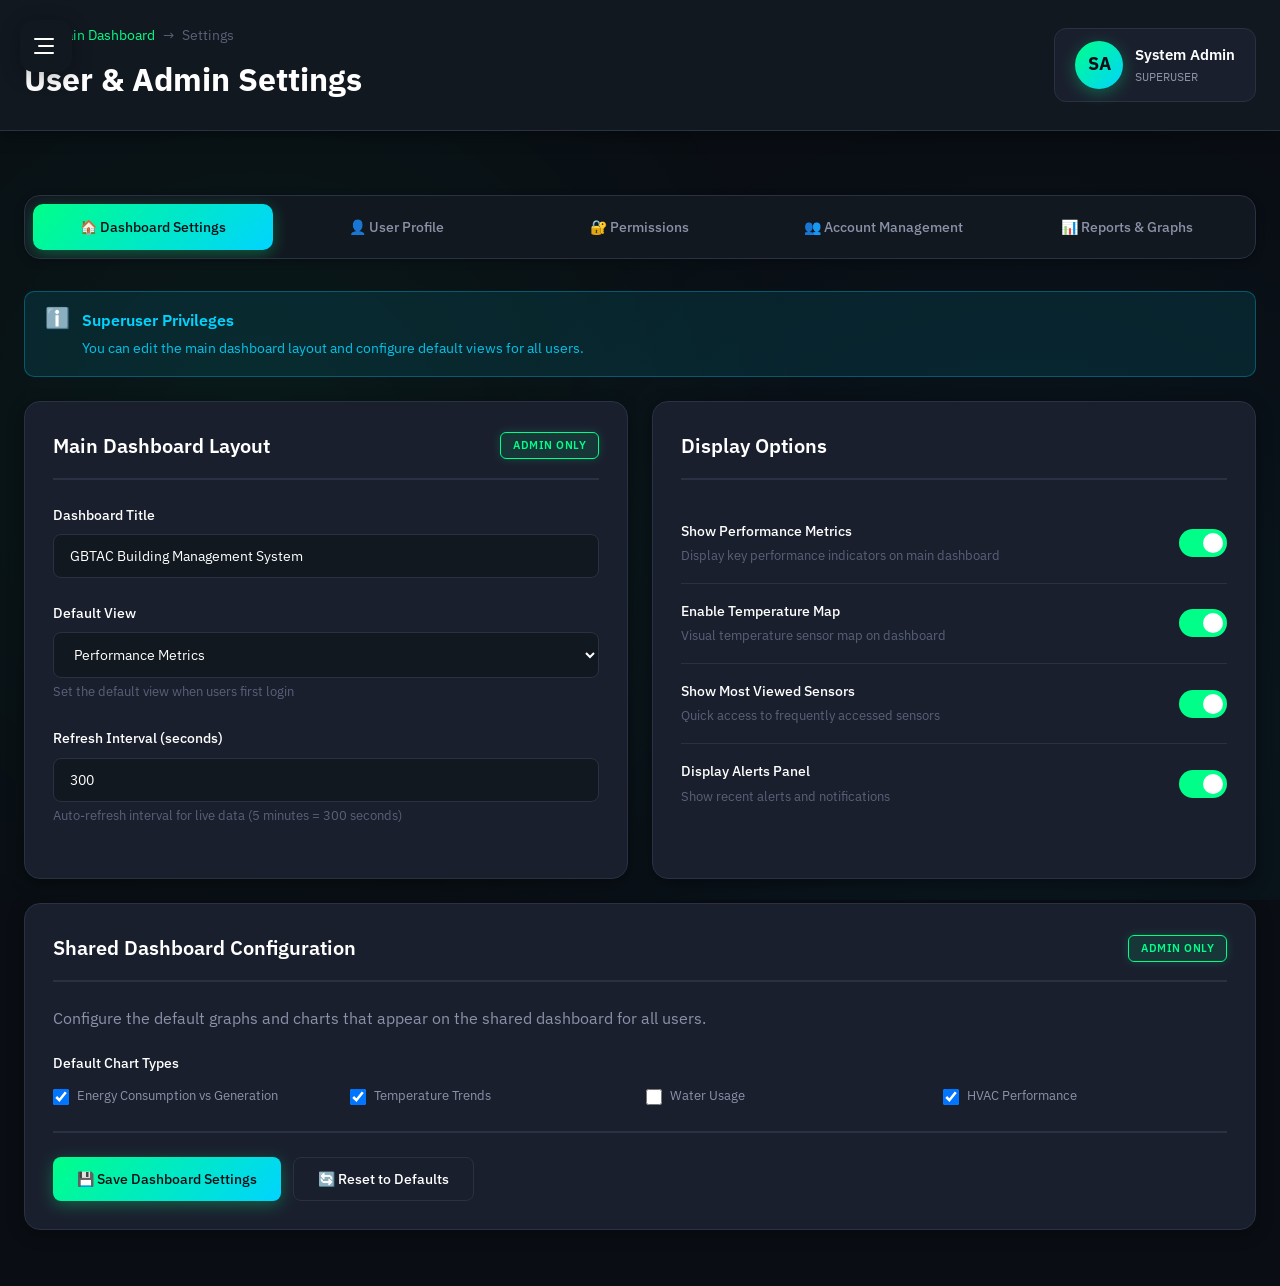
<file: WebApp/templates/superuser.html>
<!DOCTYPE html>
<html lang="en">
<head>
    <meta charset="UTF-8">
    <meta name="viewport" content="width=device-width, initial-scale=1.0">
    <title>User & Admin Settings - GBTAC BMS</title>
    <link href="https://fonts.googleapis.com/css2?family=IBM+Plex+Sans:wght@300;400;500;600;700&family=IBM+Plex+Mono:wght@400;500;600&display=swap" rel="stylesheet">
    <style>
        * {
            margin: 0;
            padding: 0;
            box-sizing: border-box;
        }

        :root {
            --bg-primary: #0a0e14;
            --bg-secondary: #121820;
            --bg-tertiary: #1a1f2e;
            --bg-card: #1a1f2e;
            --accent-primary: #00ff88;
            --accent-secondary: #00d4ff;
            --accent-success: #00ff88;
            --accent-warning: #ffaa00;
            --accent-danger: #ff3366;
            --text-primary: #ffffff;
            --text-secondary: #8b92a8;
            --text-muted: #5a6178;
            --border-light: #2a3142;
            --border-medium: #3a4252;
            --shadow-sm: 0 2px 8px rgba(0, 0, 0, 0.3);
            --shadow-md: 0 4px 16px rgba(0, 0, 0, 0.4);
            --shadow-lg: 0 8px 32px rgba(0, 0, 0, 0.5);
            --glow: rgba(0, 255, 136, 0.15);
        }

        body {
            font-family: 'IBM Plex Sans', sans-serif;
            background: var(--bg-primary);
            color: var(--text-primary);
            line-height: 1.6;
            position: relative;
        }

        /* Animated background */
        body::before {
            content: '';
            position: fixed;
            top: 0;
            left: 0;
            width: 100%;
            height: 100%;
            background: 
                radial-gradient(circle at 20% 50%, rgba(0, 255, 136, 0.05) 0%, transparent 50%),
                radial-gradient(circle at 80% 80%, rgba(0, 212, 255, 0.05) 0%, transparent 50%);
            pointer-events: none;
            z-index: 0;
        }

        .container {
            max-width: 1400px;
            margin: 0 auto;
            padding: 32px 24px;
            position: relative;
            z-index: 1;
        }

        /* Header */
        .page-header {
            background: var(--bg-secondary);
            border-bottom: 1px solid var(--border-light);
            padding: 24px 0;
            margin-bottom: 32px;
            box-shadow: var(--shadow-md);
            position: relative;
            z-index: 2;
            overflow: hidden;
        }

        .page-header::before {
            content: '';
            position: absolute;
            top: 0;
            left: -100%;
            width: 100%;
            height: 2px;
            background: linear-gradient(90deg, transparent, var(--accent-primary), transparent);
            animation: scan 3s linear infinite;
        }

        @keyframes scan {
            0% { left: -100%; }
            100% { left: 100%; }
        }

        .header-content {
            max-width: 1400px;
            margin: 0 auto;
            padding: 0 24px;
            display: flex;
            justify-content: space-between;
            align-items: center;
        }

        .breadcrumb {
            display: flex;
            align-items: center;
            gap: 8px;
            font-size: 14px;
            color: var(--text-muted);
            margin-bottom: 8px;
        }

        .breadcrumb a {
            color: var(--accent-primary);
            text-decoration: none;
        }

        .breadcrumb a:hover {
            text-decoration: underline;
        }

        .page-title {
            font-size: 32px;
            font-weight: 700;
            color: var(--text-primary);
        }

        .user-badge {
            display: flex;
            align-items: center;
            gap: 12px;
            padding: 12px 20px;
            background: var(--bg-tertiary);
            border-radius: 12px;
            border: 1px solid var(--border-light);
        }

        .user-avatar {
            width: 48px;
            height: 48px;
            border-radius: 50%;
            background: linear-gradient(135deg, var(--accent-primary), var(--accent-secondary));
            display: flex;
            align-items: center;
            justify-content: center;
            color: var(--bg-primary);
            font-weight: 700;
            font-size: 18px;
            box-shadow: 0 4px 16px rgba(0, 255, 136, 0.3);
        }

        .user-info h3 {
            font-size: 15px;
            font-weight: 600;
            color: var(--text-primary);
        }

        .user-role {
            font-size: 12px;
            color: var(--text-secondary);
            font-family: 'IBM Plex Mono', monospace;
        }

        /* Navigation Tabs */
        .settings-nav {
            background: var(--bg-secondary);
            border-radius: 16px;
            padding: 8px;
            margin-bottom: 32px;
            box-shadow: var(--shadow-sm);
            border: 1px solid var(--border-light);
            display: flex;
            gap: 4px;
            overflow-x: auto;
        }

        .nav-tab {
            flex: 1;
            min-width: 150px;
            padding: 14px 20px;
            background: transparent;
            border: none;
            border-radius: 10px;
            font-family: 'IBM Plex Sans', sans-serif;
            font-size: 14px;
            font-weight: 500;
            color: var(--text-secondary);
            cursor: pointer;
            transition: all 0.2s ease;
            white-space: nowrap;
        }

        .nav-tab:hover {
            background: var(--bg-tertiary);
            color: var(--text-primary);
        }

        .nav-tab.active {
            background: linear-gradient(135deg, var(--accent-primary), var(--accent-secondary));
            color: var(--bg-primary);
            box-shadow: 0 4px 16px rgba(0, 255, 136, 0.3);
        }

        /* Main Content Grid */
        .settings-grid {
            display: grid;
            grid-template-columns: 1fr 1fr;
            gap: 24px;
            margin-bottom: 24px;
        }

        .settings-section {
            background: var(--bg-card);
            border-radius: 16px;
            padding: 28px;
            box-shadow: var(--shadow-md);
            border: 1px solid var(--border-light);
            transition: all 0.3s ease;
        }

        .settings-section:hover {
            border-color: var(--accent-primary);
            box-shadow: 0 8px 32px rgba(0, 255, 136, 0.1);
        }

        .settings-section.full-width {
            grid-column: 1 / -1;
        }

        .section-header {
            display: flex;
            justify-content: space-between;
            align-items: center;
            margin-bottom: 24px;
            padding-bottom: 16px;
            border-bottom: 2px solid var(--border-light);
        }

        .section-title {
            font-size: 20px;
            font-weight: 600;
            color: var(--text-primary);
        }

        .section-badge {
            padding: 4px 12px;
            background: var(--bg-tertiary);
            border-radius: 6px;
            font-size: 11px;
            font-weight: 600;
            text-transform: uppercase;
            letter-spacing: 0.5px;
            color: var(--text-secondary);
            border: 1px solid var(--border-light);
        }

        .section-badge.admin {
            background: rgba(0, 255, 136, 0.1);
            color: var(--accent-primary);
            border-color: var(--accent-primary);
            box-shadow: 0 0 8px rgba(0, 255, 136, 0.2);
        }

        /* Form Elements */
        .form-group {
            margin-bottom: 24px;
        }

        .form-label {
            display: block;
            font-size: 14px;
            font-weight: 500;
            color: var(--text-primary);
            margin-bottom: 8px;
        }

        .form-description {
            font-size: 13px;
            color: var(--text-muted);
            margin-top: 4px;
        }

        .form-input,
        .form-select,
        .form-textarea {
            width: 100%;
            padding: 12px 16px;
            border: 1px solid var(--border-light);
            border-radius: 8px;
            font-family: 'IBM Plex Sans', sans-serif;
            font-size: 14px;
            color: var(--text-primary);
            background: var(--bg-secondary);
            transition: all 0.2s ease;
        }

        .form-input:focus,
        .form-select:focus,
        .form-textarea:focus {
            outline: none;
            border-color: var(--accent-primary);
            box-shadow: 0 0 0 4px var(--glow);
        }

        .form-textarea {
            min-height: 100px;
            resize: vertical;
        }

        /* Toggle Switch */
        .toggle-group {
            display: flex;
            justify-content: space-between;
            align-items: center;
            padding: 16px 0;
            border-bottom: 1px solid var(--border-light);
        }

        .toggle-group:last-child {
            border-bottom: none;
        }

        .toggle-label {
            flex: 1;
        }

        .toggle-title {
            font-size: 14px;
            font-weight: 500;
            color: var(--text-primary);
            margin-bottom: 4px;
        }

        .toggle-description {
            font-size: 13px;
            color: var(--text-muted);
        }

        .toggle-switch {
            position: relative;
            width: 48px;
            height: 28px;
        }

        .toggle-switch input {
            opacity: 0;
            width: 0;
            height: 0;
        }

        .toggle-slider {
            position: absolute;
            cursor: pointer;
            top: 0;
            left: 0;
            right: 0;
            bottom: 0;
            background-color: var(--border-medium);
            transition: 0.3s;
            border-radius: 28px;
        }

        .toggle-slider:before {
            position: absolute;
            content: "";
            height: 20px;
            width: 20px;
            left: 4px;
            bottom: 4px;
            background-color: white;
            transition: 0.3s;
            border-radius: 50%;
        }

        input:checked + .toggle-slider {
            background-color: var(--accent-success);
        }

        input:checked + .toggle-slider:before {
            transform: translateX(20px);
        }

        /* Buttons */
        .btn {
            padding: 12px 24px;
            border: none;
            border-radius: 8px;
            font-family: 'IBM Plex Sans', sans-serif;
            font-size: 14px;
            font-weight: 500;
            cursor: pointer;
            transition: all 0.2s ease;
            display: inline-flex;
            align-items: center;
            gap: 8px;
        }

        .btn-primary {
            background: linear-gradient(135deg, var(--accent-primary), var(--accent-secondary));
            color: var(--bg-primary);
            box-shadow: 0 4px 16px rgba(0, 255, 136, 0.3);
        }

        .btn-primary:hover {
            transform: translateY(-2px);
            box-shadow: 0 6px 24px rgba(0, 255, 136, 0.4);
        }

        .btn-secondary {
            background: var(--bg-tertiary);
            color: var(--text-primary);
            border: 1px solid var(--border-light);
        }

        .btn-secondary:hover {
            background: var(--border-light);
        }

        .btn-danger {
            background: var(--accent-danger);
            color: white;
        }

        .btn-danger:hover {
            background: #b91c1c;
        }

        .btn-group {
            display: flex;
            gap: 12px;
            margin-top: 24px;
            padding-top: 24px;
            border-top: 2px solid var(--border-light);
        }

        /* User Table */
        .user-table {
            width: 100%;
            border-collapse: collapse;
            margin-top: 20px;
        }

        .user-table th {
            text-align: left;
            padding: 12px 16px;
            background: var(--bg-tertiary);
            font-size: 13px;
            font-weight: 600;
            text-transform: uppercase;
            letter-spacing: 0.5px;
            color: var(--text-secondary);
            border-bottom: 2px solid var(--border-light);
        }

        .user-table td {
            padding: 16px;
            border-bottom: 1px solid var(--border-light);
            font-size: 14px;
        }

        .user-table tr:hover {
            background: var(--bg-secondary);
        }

        .role-badge {
            padding: 4px 10px;
            border-radius: 6px;
            font-size: 12px;
            font-weight: 500;
            display: inline-block;
        }

        .role-badge.superuser {
            background: rgba(0, 255, 136, 0.1);
            color: var(--accent-primary);
            border: 1px solid var(--accent-primary);
        }

        .role-badge.standard {
            background: rgba(0, 212, 255, 0.1);
            color: var(--accent-secondary);
            border: 1px solid var(--accent-secondary);
        }

        .action-btn {
            padding: 6px 12px;
            border: 1px solid var(--border-light);
            border-radius: 6px;
            background: var(--bg-tertiary);
            color: var(--text-secondary);
            font-size: 12px;
            cursor: pointer;
            transition: all 0.2s ease;
        }

        .action-btn:hover {
            border-color: var(--accent-primary);
            color: var(--accent-primary);
            background: rgba(0, 255, 136, 0.05);
        }

        /* Permission Grid */
        .permission-grid {
            display: grid;
            grid-template-columns: repeat(auto-fill, minmax(250px, 1fr));
            gap: 16px;
            margin-top: 20px;
        }

        .permission-card {
            padding: 16px;
            background: var(--bg-secondary);
            border-radius: 10px;
            border: 1px solid var(--border-light);
            transition: all 0.3s ease;
        }

        .permission-card:hover {
            border-color: var(--accent-primary);
            box-shadow: 0 4px 16px rgba(0, 255, 136, 0.1);
        }

        .permission-header {
            display: flex;
            align-items: center;
            gap: 12px;
            margin-bottom: 12px;
        }

        .permission-icon {
            width: 36px;
            height: 36px;
            border-radius: 8px;
            display: flex;
            align-items: center;
            justify-content: center;
            font-size: 18px;
            background: var(--bg-tertiary);
            border: 1px solid var(--border-light);
        }

        .permission-title {
            font-size: 14px;
            font-weight: 600;
            color: var(--text-primary);
        }

        .permission-options {
            display: flex;
            flex-direction: column;
            gap: 8px;
        }

        .checkbox-label {
            display: flex;
            align-items: center;
            gap: 8px;
            font-size: 13px;
            color: var(--text-secondary);
            cursor: pointer;
        }

        .checkbox-label input[type="checkbox"] {
            width: 16px;
            height: 16px;
            cursor: pointer;
        }

        /* Graph Preview */
        .graph-preview {
            background: var(--bg-tertiary);
            border-radius: 10px;
            padding: 20px;
            min-height: 200px;
            display: flex;
            align-items: center;
            justify-content: center;
            border: 2px dashed var(--border-medium);
            margin-top: 16px;
        }

        .graph-placeholder {
            text-align: center;
            color: var(--text-muted);
        }

        .graph-placeholder-icon {
            font-size: 48px;
            margin-bottom: 12px;
            opacity: 0.3;
        }

        /* Alert Banner */
        .alert {
            padding: 16px 20px;
            border-radius: 10px;
            margin-bottom: 24px;
            display: flex;
            align-items: flex-start;
            gap: 12px;
        }

        .alert-info {
            background: rgba(0, 212, 255, 0.1);
            border: 1px solid rgba(0, 212, 255, 0.3);
            color: var(--accent-secondary);
        }

        .alert-warning {
            background: rgba(255, 170, 0, 0.1);
            border: 1px solid rgba(255, 170, 0, 0.3);
            color: var(--accent-warning);
        }

        .alert-icon {
            font-size: 20px;
            line-height: 1;
        }

        .alert-content {
            flex: 1;
        }

        .alert-title {
            font-weight: 600;
            margin-bottom: 4px;
        }

        .alert-message {
            font-size: 14px;
            opacity: 0.9;
        }

        /* Responsive */
        @media (max-width: 1024px) {
            .settings-grid {
                grid-template-columns: 1fr;
            }
        }

        @media (max-width: 768px) {
            .header-content {
                flex-direction: column;
                gap: 16px;
                align-items: flex-start;
            }

            .settings-nav {
                flex-wrap: nowrap;
                overflow-x: auto;
            }

            .permission-grid {
                grid-template-columns: 1fr;
            }
        }

        /* Pulsing animation for status */
        @keyframes pulse {
            0%, 100% { 
                opacity: 1; 
                transform: scale(1);
                box-shadow: 0 0 0 0 currentColor;
            }
            50% { 
                opacity: 0.8; 
                transform: scale(0.95);
                box-shadow: 0 0 8px 2px currentColor;
            }
        }

        .status-pulse {
            animation: pulse 2s ease-in-out infinite;
        }

        /* Tab Content */
        .tab-content {
            display: none;
        }

        .tab-content.active {
            display: block;
        }

        /* Add New Button */
        .add-btn {
            padding: 10px 20px;
            background: var(--accent-success);
            color: var(--bg-primary);
            border: none;
            border-radius: 8px;
            font-size: 14px;
            font-weight: 500;
            cursor: pointer;
            display: inline-flex;
            align-items: center;
            gap: 8px;
            transition: all 0.2s ease;
            box-shadow: 0 4px 16px rgba(0, 255, 136, 0.3);
        }

        .add-btn:hover {
            transform: translateY(-2px);
            box-shadow: 0 6px 24px rgba(0, 255, 136, 0.4);
        }
                /* Floating menu icon - top-left, stays on scroll */
        .nav-dropdown-wrap {
            position: fixed;
            top: 20px;
            left: 20px;
            z-index: 1000;
        }

        .nav-dropdown-trigger {
            display: flex;
            align-items: center;
            justify-content: center;
            width: 52px;
            height: 52px;
            background: var(--bg-secondary);
            border: 1px solid var(--border);
            border-radius: 14px;
            color: var(--text-primary);
            cursor: pointer;
            transition: all 0.2s ease;
            box-shadow: 0 4px 20px rgba(0, 0, 0, 0.3);
        }

        .nav-dropdown-trigger:hover {
            border-color: var(--accent-primary);
            box-shadow: 0 0 24px var(--glow);
        }

        .nav-dropdown-trigger .menu-icon {
            width: 24px;
            height: 24px;
            display: flex;
            flex-direction: column;
            justify-content: center;
            gap: 5px;
        }

        .nav-dropdown-trigger .menu-icon span {
            display: block;
            height: 2px;
            background: currentColor;
            border-radius: 1px;
            transition: transform 0.2s ease, opacity 0.2s ease;
        }

        .nav-dropdown-trigger .menu-icon span:nth-child(1) { width: 20px; }
        .nav-dropdown-trigger .menu-icon span:nth-child(2) { width: 16px; margin-left: 4px; }
        .nav-dropdown-trigger .menu-icon span:nth-child(3) { width: 20px; }

        .nav-dropdown-wrap.open .nav-dropdown-trigger .menu-icon span:nth-child(1) {
            transform: translateY(7px) rotate(45deg);
        }
        .nav-dropdown-wrap.open .nav-dropdown-trigger .menu-icon span:nth-child(2) {
            opacity: 0;
        }
        .nav-dropdown-wrap.open .nav-dropdown-trigger .menu-icon span:nth-child(3) {
            transform: translateY(-7px) rotate(-45deg);
        }

        .nav-dropdown-panel {
            position: absolute;
            top: calc(100% + 8px);
            left: 0;
            min-width: 220px;
            background: #121820;
            border: 1px solid var(--border);
            border-radius: 12px;
            box-shadow: 0 12px 40px rgba(0, 0, 0, 0.4);
            opacity: 0;
            visibility: hidden;
            transform: translateY(-8px);
            transition: opacity 0.2s ease, transform 0.2s ease, visibility 0.2s;
            z-index: 100;
            overflow: hidden;
        }

        .nav-dropdown-wrap.open .nav-dropdown-panel {
            opacity: 1;
            visibility: visible;
            transform: translateY(0);
        }

        .nav-dropdown-panel a {
            display: block;
            padding: 14px 18px;
            color: var(--text-secondary);
            text-decoration: none;
            font-size: 14px;
            font-weight: 500;
            border-bottom: 1px solid var(--border);
            transition: background 0.15s ease, color 0.15s ease;
        }

        .nav-dropdown-panel a:last-child {
            border-bottom: none;
        }

        .nav-dropdown-panel a:hover {
            background: var(--bg-card);
            color: var(--accent-primary);
        }

        .nav-dropdown-panel a.active {
            color: var(--accent-primary);
            background: rgba(0, 255, 136, 0.08);
        }

    </style>
</head>
<body>
    <!-- Floating menu (fixed top-left, shared navigation) -->
    <div class="nav-dropdown-wrap" id="navDropdownWrap">
        <button type="button" class="nav-dropdown-trigger" id="navDropdownTrigger" aria-expanded="false" aria-haspopup="true" aria-label="Open menu">
            <div class="menu-icon">
                <span></span><span></span><span></span>
            </div>
        </button>
        <div class="nav-dropdown-panel" id="navDropdownPanel" role="menu">
            <a href="/csv_dashboard" role="menuitem">BMS Main Dashboard</a>
            <a href="/home" role="menuitem" class="active">BMS Live Dashboard</a>
            <a href="/admin" role="menuitem">Add Sensor</a>
            <a href="/sensor_browser" role="menuitem">Sensor Browser</a>
            <a href="/historical_data" role="menuitem">Historical Data</a>
            <a href="/about" role="menuitem">About</a>
            <a href="/logout" role="menuitem">Logout</a>
        </div>
    </div>
    <!-- Page Header -->
    <div class="page-header">

        <div class="header-content">
            
            <div>
                <div class="breadcrumb">
                    <a href="/bms_dashboard_with_csv">BMS Main Dashboard</a>
                    <span>→</span>
                    <span>Settings</span>
                </div>
                <h1 class="page-title">User & Admin Settings</h1>
            </div>
            <div class="user-badge">
                <div class="user-avatar">SA</div>
                <div class="user-info">
                    <h3>System Admin</h3>
                    <div class="user-role">SUPERUSER</div>
                </div>
            </div>
        </div>
    </div>

    <div class="container">

        <!-- Navigation Tabs -->
        <div class="settings-nav">
            <button class="nav-tab active" onclick="switchTab('dashboard')">
                🏠 Dashboard Settings
            </button>
            <button class="nav-tab" onclick="switchTab('user')">
                👤 User Profile
            </button>
            <button class="nav-tab" onclick="switchTab('permissions')">
                🔐 Permissions
            </button>
            <button class="nav-tab" onclick="switchTab('accounts')">
                👥 Account Management
            </button>
            <button class="nav-tab" onclick="switchTab('reports')">
                📊 Reports & Graphs
            </button>
        </div>

        <!-- Dashboard Settings Tab -->
        <div id="dashboard-tab" class="tab-content active">
            <div class="alert alert-info">
                <span class="alert-icon">ℹ️</span>
                <div class="alert-content">
                    <div class="alert-title">Superuser Privileges</div>
                    <div class="alert-message">You can edit the main dashboard layout and configure default views for all users.</div>
                </div>
            </div>

            <div class="settings-grid">
                <div class="settings-section">
                    <div class="section-header">
                        <h2 class="section-title">Main Dashboard Layout</h2>
                        <span class="section-badge admin">Admin Only</span>
                    </div>

                    <div class="form-group">
                        <label class="form-label">Dashboard Title</label>
                        <input type="text" class="form-input" value="GBTAC Building Management System" placeholder="Enter dashboard title">
                    </div>

                    <div class="form-group">
                        <label class="form-label">Default View</label>
                        <select class="form-select">
                            <option>Performance Metrics</option>
                            <option>Energy Overview</option>
                            <option>Temperature Map</option>
                            <option>Sensor Browser</option>
                        </select>
                        <p class="form-description">Set the default view when users first login</p>
                    </div>

                    <div class="form-group">
                        <label class="form-label">Refresh Interval (seconds)</label>
                        <input type="number" class="form-input" value="300" min="10" max="3600">
                        <p class="form-description">Auto-refresh interval for live data (5 minutes = 300 seconds)</p>
                    </div>
                </div>

                <div class="settings-section">
                    <div class="section-header">
                        <h2 class="section-title">Display Options</h2>
                    </div>

                    <div class="toggle-group">
                        <div class="toggle-label">
                            <div class="toggle-title">Show Performance Metrics</div>
                            <div class="toggle-description">Display key performance indicators on main dashboard</div>
                        </div>
                        <label class="toggle-switch">
                            <input type="checkbox" checked>
                            <span class="toggle-slider"></span>
                        </label>
                    </div>

                    <div class="toggle-group">
                        <div class="toggle-label">
                            <div class="toggle-title">Enable Temperature Map</div>
                            <div class="toggle-description">Visual temperature sensor map on dashboard</div>
                        </div>
                        <label class="toggle-switch">
                            <input type="checkbox" checked>
                            <span class="toggle-slider"></span>
                        </label>
                    </div>

                    <div class="toggle-group">
                        <div class="toggle-label">
                            <div class="toggle-title">Show Most Viewed Sensors</div>
                            <div class="toggle-description">Quick access to frequently accessed sensors</div>
                        </div>
                        <label class="toggle-switch">
                            <input type="checkbox" checked>
                            <span class="toggle-slider"></span>
                        </label>
                    </div>

                    <div class="toggle-group">
                        <div class="toggle-label">
                            <div class="toggle-title">Display Alerts Panel</div>
                            <div class="toggle-description">Show recent alerts and notifications</div>
                        </div>
                        <label class="toggle-switch">
                            <input type="checkbox" checked>
                            <span class="toggle-slider"></span>
                        </label>
                    </div>
                </div>

                <div class="settings-section full-width">
                    <div class="section-header">
                        <h2 class="section-title">Shared Dashboard Configuration</h2>
                        <span class="section-badge admin">Admin Only</span>
                    </div>

                    <p style="color: var(--text-secondary); margin-bottom: 20px;">
                        Configure the default graphs and charts that appear on the shared dashboard for all users.
                    </p>

                    <div class="form-group">
                        <label class="form-label">Default Chart Types</label>
                        <div style="display: grid; grid-template-columns: repeat(auto-fit, minmax(200px, 1fr)); gap: 12px; margin-top: 12px;">
                            <label class="checkbox-label">
                                <input type="checkbox" checked>
                                Energy Consumption vs Generation
                            </label>
                            <label class="checkbox-label">
                                <input type="checkbox" checked>
                                Temperature Trends
                            </label>
                            <label class="checkbox-label">
                                <input type="checkbox">
                                Water Usage
                            </label>
                            <label class="checkbox-label">
                                <input type="checkbox" checked>
                                HVAC Performance
                            </label>
                        </div>
                    </div>

                    <div class="btn-group">
                        <button class="btn btn-primary">💾 Save Dashboard Settings</button>
                        <button class="btn btn-secondary">🔄 Reset to Defaults</button>
                    </div>
                </div>
            </div>
        </div>

        <!-- User Profile Tab -->
        <div id="user-tab" class="tab-content">
            <div class="settings-grid">
                <div class="settings-section">
                    <div class="section-header">
                        <h2 class="section-title">Personal Information</h2>
                    </div>

                    <div class="form-group">
                        <label class="form-label">Full Name</label>
                        <input type="text" class="form-input" value="System Administrator" placeholder="Enter your full name">
                    </div>

                    <div class="form-group">
                        <label class="form-label">Email Address</label>
                        <input type="email" class="form-input" value="admin@gbtac.ca" placeholder="Enter email address">
                    </div>

                    <div class="form-group">
                        <label class="form-label">Phone Number</label>
                        <input type="tel" class="form-input" placeholder="+1 (XXX) XXX-XXXX">
                    </div>

                    <div class="form-group">
                        <label class="form-label">Department</label>
                        <select class="form-select">
                            <option>Facilities Management</option>
                            <option>Engineering</option>
                            <option>Operations</option>
                            <option>IT Support</option>
                        </select>
                    </div>
                </div>

                <div class="settings-section">
                    <div class="section-header">
                        <h2 class="section-title">Personal Preferences</h2>
                    </div>

                    <div class="toggle-group">
                        <div class="toggle-label">
                            <div class="toggle-title">Email Notifications</div>
                            <div class="toggle-description">Receive email alerts for system events</div>
                        </div>
                        <label class="toggle-switch">
                            <input type="checkbox" checked>
                            <span class="toggle-slider"></span>
                        </label>
                    </div>

                    <div class="toggle-group">
                        <div class="toggle-label">
                            <div class="toggle-title">In-App Notifications</div>
                            <div class="toggle-description">Show notifications within the dashboard</div>
                        </div>
                        <label class="toggle-switch">
                            <input type="checkbox" checked>
                            <span class="toggle-slider"></span>
                        </label>
                    </div>

                    <div class="form-group" style="margin-top: 24px;">
                        <label class="form-label">Temperature Unit</label>
                        <select class="form-select">
                            <option>Celsius (°C)</option>
                            <option>Fahrenheit (°F)</option>
                        </select>
                    </div>

                    <div class="form-group">
                        <label class="form-label">Date Format</label>
                        <select class="form-select">
                            <option>MM/DD/YYYY</option>
                            <option>DD/MM/YYYY</option>
                            <option>YYYY-MM-DD</option>
                        </select>
                    </div>
                </div>

                <div class="settings-section full-width">
                    <div class="section-header">
                        <h2 class="section-title">Security Settings</h2>
                    </div>

                    <div class="form-group">
                        <label class="form-label">Change Password</label>
                        <input type="password" class="form-input" placeholder="Current password" style="margin-bottom: 12px;">
                        <input type="password" class="form-input" placeholder="New password" style="margin-bottom: 12px;">
                        <input type="password" class="form-input" placeholder="Confirm new password">
                    </div>

                    <div class="btn-group">
                        <button class="btn btn-primary">💾 Update Profile</button>
                        <button class="btn btn-secondary">❌ Cancel</button>
                    </div>
                </div>
            </div>
        </div>

        <!-- Permissions Tab -->
        <div id="permissions-tab" class="tab-content">
            <div class="alert alert-warning">
                <span class="alert-icon">⚠️</span>
                <div class="alert-content">
                    <div class="alert-title">Role-Based Access Control</div>
                    <div class="alert-message">Configure permissions for different user roles. Changes affect all users with the selected role.</div>
                </div>
            </div>

            <div class="settings-section full-width">
                <div class="section-header">
                    <h2 class="section-title">Permission Configuration</h2>
                    <span class="section-badge admin">Admin Only</span>
                </div>

                <div class="form-group">
                    <label class="form-label">Select Role</label>
                    <select class="form-select" style="max-width: 300px;">
                        <option>Superuser</option>
                        <option selected>Standard User</option>
                        <option>Read-Only User</option>
                        <option>Guest</option>
                    </select>
                </div>

                <div class="permission-grid">
                    <div class="permission-card">
                        <div class="permission-header">
                            <div class="permission-icon">📊</div>
                            <div class="permission-title">Dashboard Access</div>
                        </div>
                        <div class="permission-options">
                            <label class="checkbox-label">
                                <input type="checkbox" checked>
                                View Dashboard
                            </label>
                            <label class="checkbox-label">
                                <input type="checkbox" checked>
                                Customize Layout
                            </label>
                            <label class="checkbox-label">
                                <input type="checkbox">
                                Edit Shared Dashboard
                            </label>
                        </div>
                    </div>

                    <div class="permission-card">
                        <div class="permission-header">
                            <div class="permission-icon">📈</div>
                            <div class="permission-title">Graphs & Reports</div>
                        </div>
                        <div class="permission-options">
                            <label class="checkbox-label">
                                <input type="checkbox" checked>
                                Create Personal Graphs
                            </label>
                            <label class="checkbox-label">
                                <input type="checkbox" checked>
                                Generate Reports
                            </label>
                            <label class="checkbox-label">
                                <input type="checkbox">
                                Create Public Graphs
                            </label>
                        </div>
                    </div>

                    <div class="permission-card">
                        <div class="permission-header">
                            <div class="permission-icon">💾</div>
                            <div class="permission-title">Data Export</div>
                        </div>
                        <div class="permission-options">
                            <label class="checkbox-label">
                                <input type="checkbox" checked>
                                Export CSV
                            </label>
                            <label class="checkbox-label">
                                <input type="checkbox" checked>
                                Export SQL Data
                            </label>
                            <label class="checkbox-label">
                                <input type="checkbox">
                                Bulk Export
                            </label>
                        </div>
                    </div>

                    <div class="permission-card">
                        <div class="permission-header">
                            <div class="permission-icon">🗄️</div>
                            <div class="permission-title">Database Access</div>
                        </div>
                        <div class="permission-options">
                            <label class="checkbox-label">
                                <input type="checkbox" checked>
                                Query Database
                            </label>
                            <label class="checkbox-label">
                                <input type="checkbox">
                                Modify Data
                            </label>
                            <label class="checkbox-label">
                                <input type="checkbox">
                                Delete Records
                            </label>
                        </div>
                    </div>

                    <div class="permission-card">
                        <div class="permission-header">
                            <div class="permission-icon">⚙️</div>
                            <div class="permission-title">Sensor Configuration</div>
                        </div>
                        <div class="permission-options">
                            <label class="checkbox-label">
                                <input type="checkbox" checked>
                                View Sensors
                            </label>
                            <label class="checkbox-label">
                                <input type="checkbox">
                                Configure Sensors
                            </label>
                            <label class="checkbox-label">
                                <input type="checkbox">
                                Add/Remove Sensors
                            </label>
                        </div>
                    </div>

                    <div class="permission-card">
                        <div class="permission-header">
                            <div class="permission-icon">🔔</div>
                            <div class="permission-title">Alerts & Events</div>
                        </div>
                        <div class="permission-options">
                            <label class="checkbox-label">
                                <input type="checkbox" checked>
                                View Alerts
                            </label>
                            <label class="checkbox-label">
                                <input type="checkbox" checked>
                                Acknowledge Alerts
                            </label>
                            <label class="checkbox-label">
                                <input type="checkbox">
                                Configure Thresholds
                            </label>
                        </div>
                    </div>
                </div>

                <div class="btn-group">
                    <button class="btn btn-primary">💾 Save Permissions</button>
                    <button class="btn btn-secondary">🔄 Reset to Default</button>
                </div>
            </div>
        </div>

        <!-- Account Management Tab -->
        <div id="accounts-tab" class="tab-content">
            <div class="settings-section full-width">
                <div class="section-header">
                    <h2 class="section-title">User Accounts</h2>
                    <button class="add-btn">➕ Add New User</button>
                </div>

                <table class="user-table">
                    <thead>
                        <tr>
                            <th>Name</th>
                            <th>Email</th>
                            <th>Role</th>
                            <th>Last Login</th>
                            <th>Status</th>
                            <th>Actions</th>
                        </tr>
                    </thead>
                    <tbody>
                        <tr>
                            <td><strong>System Administrator</strong></td>
                            <td>admin@gbtac.ca</td>
                            <td><span class="role-badge superuser">Superuser</span></td>
                            <td>2025-03-05 10:23 AM</td>
                            <td><span style="color: var(--accent-success);">● Active</span></td>
                            <td>
                                <button class="action-btn">Edit</button>
                                <button class="action-btn" style="color: var(--accent-danger);">Deactivate</button>
                            </td>
                        </tr>
                        <tr>
                            <td><strong>John Smith</strong></td>
                            <td>j.smith@gbtac.ca</td>
                            <td><span class="role-badge standard">Standard User</span></td>
                            <td>2025-03-04 2:15 PM</td>
                            <td><span style="color: var(--accent-success);">● Active</span></td>
                            <td>
                                <button class="action-btn">Edit</button>
                                <button class="action-btn" style="color: var(--accent-danger);">Deactivate</button>
                            </td>
                        </tr>
                        <tr>
                            <td><strong>Sarah Johnson</strong></td>
                            <td>s.johnson@gbtac.ca</td>
                            <td><span class="role-badge standard">Standard User</span></td>
                            <td>2025-03-03 9:45 AM</td>
                            <td><span style="color: var(--accent-success);">● Active</span></td>
                            <td>
                                <button class="action-btn">Edit</button>
                                <button class="action-btn" style="color: var(--accent-danger);">Deactivate</button>
                            </td>
                        </tr>
                        <tr>
                            <td><strong>Mike Chen</strong></td>
                            <td>m.chen@gbtac.ca</td>
                            <td><span class="role-badge standard">Standard User</span></td>
                            <td>2025-02-28 11:30 AM</td>
                            <td><span style="color: var(--text-muted);">○ Inactive</span></td>
                            <td>
                                <button class="action-btn">Edit</button>
                                <button class="action-btn" style="color: var(--accent-success);">Activate</button>
                            </td>
                        </tr>
                    </tbody>
                </table>
            </div>
        </div>

        <!-- Reports & Graphs Tab -->
        <div id="reports-tab" class="tab-content">
            <div class="settings-grid">
                <div class="settings-section">
                    <div class="section-header">
                        <h2 class="section-title">Personal Graph Builder</h2>
                    </div>

                    <div class="form-group">
                        <label class="form-label">Graph Name</label>
                        <input type="text" class="form-input" placeholder="e.g., Energy Consumption - March 2025">
                    </div>

                    <div class="form-group">
                        <label class="form-label">Chart Type</label>
                        <select class="form-select">
                            <option>Line Chart</option>
                            <option>Bar Chart</option>
                            <option>Area Chart</option>
                            <option>Pie Chart</option>
                            <option>Scatter Plot</option>
                        </select>
                    </div>

                    <div class="form-group">
                        <label class="form-label">Select Sensors</label>
                        <select class="form-select" multiple style="height: 150px;">
                            <option>Energy Consumption - Total</option>
                            <option>Energy Generation - Solar</option>
                            <option>Temperature - Zone 1</option>
                            <option>Temperature - Zone 2</option>
                            <option>Water Usage - Main</option>
                            <option>HVAC - Supply Fan</option>
                        </select>
                        <p class="form-description">Hold Ctrl/Cmd to select multiple sensors</p>
                    </div>

                    <div class="form-group">
                        <label class="form-label">Time Range</label>
                        <select class="form-select">
                            <option>Last 24 Hours</option>
                            <option>Last 7 Days</option>
                            <option>Last 30 Days</option>
                            <option>Custom Range</option>
                        </select>
                    </div>

                    <div class="toggle-group">
                        <div class="toggle-label">
                            <div class="toggle-title">Make Public</div>
                            <div class="toggle-description">Share this graph with other users</div>
                        </div>
                        <label class="toggle-switch">
                            <input type="checkbox">
                            <span class="toggle-slider"></span>
                        </label>
                    </div>

                    <div class="btn-group">
                        <button class="btn btn-primary">📊 Create Graph</button>
                        <button class="btn btn-secondary">👁️ Preview</button>
                    </div>
                </div>

                <div class="settings-section">
                    <div class="section-header">
                        <h2 class="section-title">Graph Preview</h2>
                    </div>

                    <div class="graph-preview">
                        <div class="graph-placeholder">
                            <div class="graph-placeholder-icon">📈</div>
                            <p>Configure settings and click "Preview" to see your graph</p>
                        </div>
                    </div>
                </div>

                <div class="settings-section full-width">
                    <div class="section-header">
                        <h2 class="section-title">My Saved Reports</h2>
                    </div>

                    <table class="user-table">
                        <thead>
                            <tr>
                                <th>Report Name</th>
                                <th>Type</th>
                                <th>Created</th>
                                <th>Visibility</th>
                                <th>Actions</th>
                            </tr>
                        </thead>
                        <tbody>
                            <tr>
                                <td><strong>Energy Overview - March 2025</strong></td>
                                <td>Line Chart</td>
                                <td>2025-03-01</td>
                                <td>Private</td>
                                <td>
                                    <button class="action-btn">View</button>
                                    <button class="action-btn">Edit</button>
                                    <button class="action-btn">Delete</button>
                                </td>
                            </tr>
                            <tr>
                                <td><strong>Temperature Trends - Q1</strong></td>
                                <td>Area Chart</td>
                                <td>2025-02-15</td>
                                <td>Public</td>
                                <td>
                                    <button class="action-btn">View</button>
                                    <button class="action-btn">Edit</button>
                                    <button class="action-btn">Delete</button>
                                </td>
                            </tr>
                        </tbody>
                    </table>
                </div>
            </div>
        </div>
    </div>

    <script>
        // Tab switching functionality
        function switchTab(tabName) {
            // Hide all tab contents
            document.querySelectorAll('.tab-content').forEach(tab => {
                tab.classList.remove('active');
            });

            // Remove active class from all nav tabs
            document.querySelectorAll('.nav-tab').forEach(tab => {
                tab.classList.remove('active');
            });

            // Show selected tab content
            document.getElementById(tabName + '-tab').classList.add('active');

            // Add active class to clicked nav tab
            event.target.classList.add('active');
        }

        // Form validation and save functionality
        document.querySelectorAll('.btn-primary').forEach(btn => {
            btn.addEventListener('click', function(e) {
                if (this.textContent.includes('Save') || this.textContent.includes('Update') || this.textContent.includes('Create')) {
                    e.preventDefault();
                    
                    // Simulate save
                    const originalText = this.innerHTML;
                    this.innerHTML = '✓ Saved!';
                    this.style.background = 'var(--accent-success)';
                    
                    setTimeout(() => {
                        this.innerHTML = originalText;
                        this.style.background = 'var(--accent-primary)';
                    }, 2000);
                }
            });
        });

        // Toggle switches feedback
        document.querySelectorAll('.toggle-switch input').forEach(toggle => {
            toggle.addEventListener('change', function() {
                console.log('Setting changed:', this.checked);
            });
        });

        // Add user button
        document.querySelector('.add-btn')?.addEventListener('click', function() {
            alert('Add new user form would open here');
        });

        // Action buttons
        document.querySelectorAll('.action-btn').forEach(btn => {
            btn.addEventListener('click', function() {
                const action = this.textContent;
                console.log('Action clicked:', action);
            });
        });
            (function() {
                var wrap = document.getElementById('navDropdownWrap');
                var trigger = document.getElementById('navDropdownTrigger');
                var panel = document.getElementById('navDropdownPanel');
                if (wrap && trigger && panel) {
                    trigger.addEventListener('click', function(e) {
                        e.stopPropagation();
                        wrap.classList.toggle('open');
                        trigger.setAttribute('aria-expanded', wrap.classList.contains('open'));
                    });
                    document.addEventListener('click', function() {
                        wrap.classList.remove('open');
                        trigger.setAttribute('aria-expanded', 'false');
                    });
                    panel.addEventListener('click', function(e) { e.stopPropagation(); });
                }
            })();
    </script>
</body>
</html>
</file>
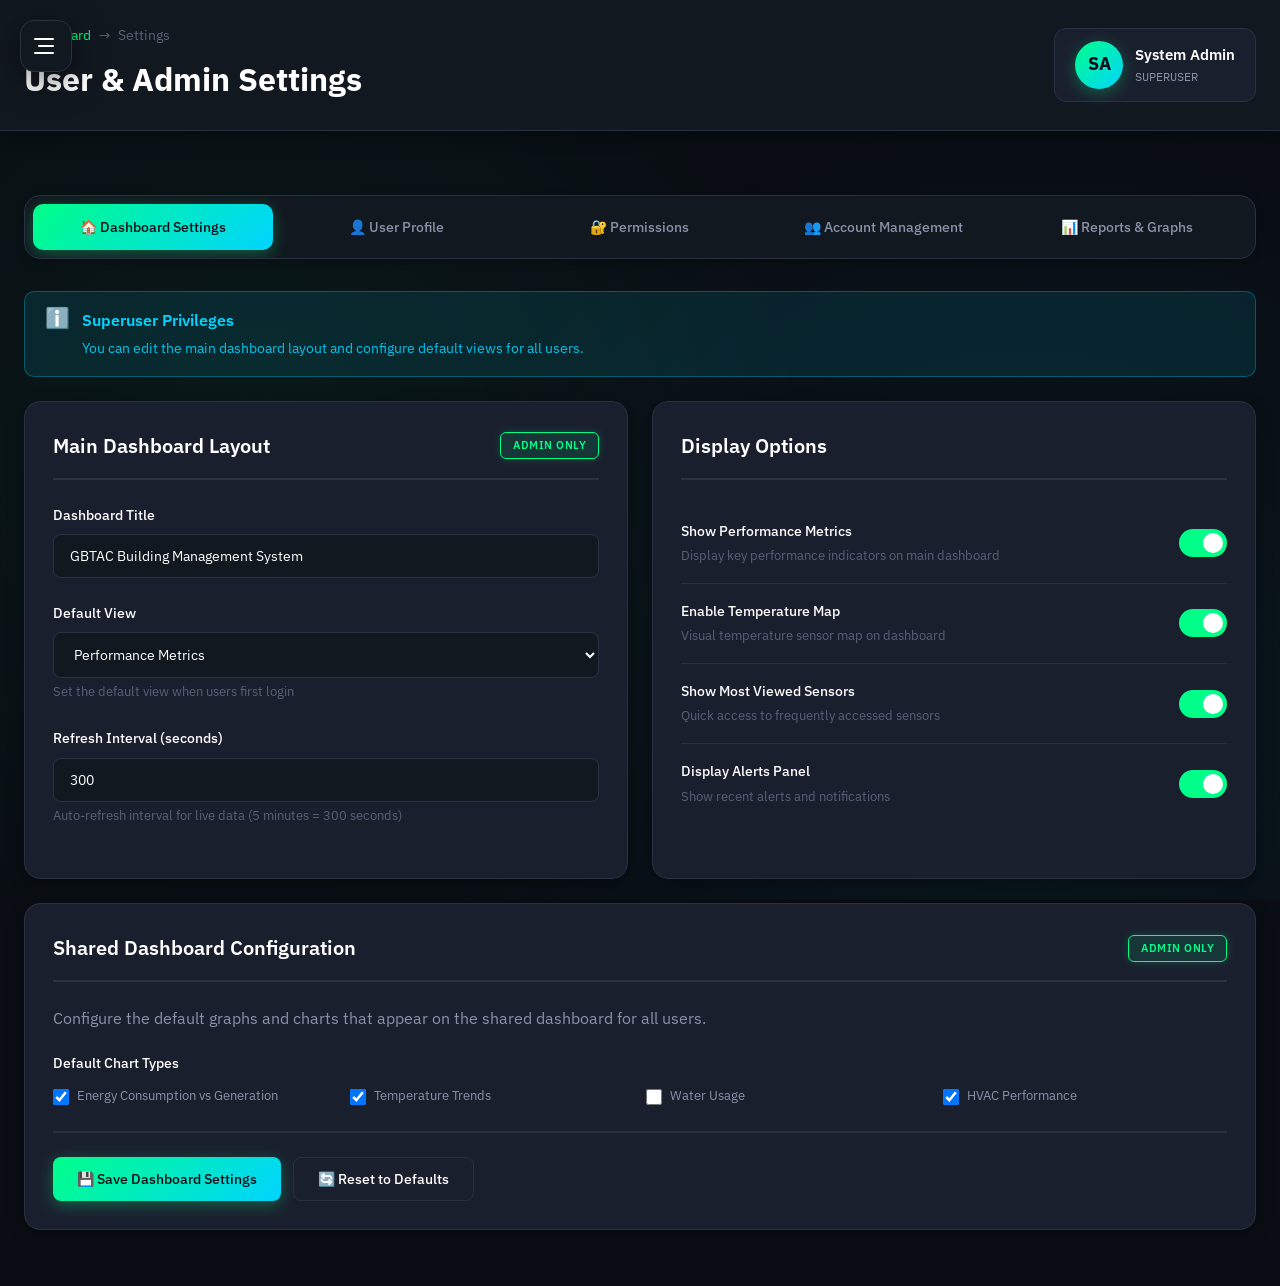
<file: WebApp/templates/user_admin_settings.html>
<!DOCTYPE html>
<html lang="en">
<head>
    <meta charset="UTF-8">
    <meta name="viewport" content="width=device-width, initial-scale=1.0">
    <title>User & Admin Settings - GBTAC BMS</title>
    <link href="https://fonts.googleapis.com/css2?family=IBM+Plex+Sans:wght@300;400;500;600;700&family=IBM+Plex+Mono:wght@400;500;600&display=swap" rel="stylesheet">
    <style>
        * {
            margin: 0;
            padding: 0;
            box-sizing: border-box;
        }

        :root {
            --bg-primary: #0a0e14;
            --bg-secondary: #121820;
            --bg-tertiary: #1a1f2e;
            --bg-card: #1a1f2e;
            --accent-primary: #00ff88;
            --accent-secondary: #00d4ff;
            --accent-success: #00ff88;
            --accent-warning: #ffaa00;
            --accent-danger: #ff3366;
            --text-primary: #ffffff;
            --text-secondary: #8b92a8;
            --text-muted: #5a6178;
            --border-light: #2a3142;
            --border-medium: #3a4252;
            --shadow-sm: 0 2px 8px rgba(0, 0, 0, 0.3);
            --shadow-md: 0 4px 16px rgba(0, 0, 0, 0.4);
            --shadow-lg: 0 8px 32px rgba(0, 0, 0, 0.5);
            --glow: rgba(0, 255, 136, 0.15);
        }

        body {
            font-family: 'IBM Plex Sans', sans-serif;
            background: var(--bg-primary);
            color: var(--text-primary);
            line-height: 1.6;
            position: relative;
        }

        /* Animated background */
        body::before {
            content: '';
            position: fixed;
            top: 0;
            left: 0;
            width: 100%;
            height: 100%;
            background: 
                radial-gradient(circle at 20% 50%, rgba(0, 255, 136, 0.05) 0%, transparent 50%),
                radial-gradient(circle at 80% 80%, rgba(0, 212, 255, 0.05) 0%, transparent 50%);
            pointer-events: none;
            z-index: 0;
        }

        .container {
            max-width: 1400px;
            margin: 0 auto;
            padding: 32px 24px;
            position: relative;
            z-index: 1;
        }

        /* Header */
        .page-header {
            background: var(--bg-secondary);
            border-bottom: 1px solid var(--border-light);
            padding: 24px 0;
            margin-bottom: 32px;
            box-shadow: var(--shadow-md);
            position: relative;
            z-index: 2;
            overflow: hidden;
        }

        .page-header::before {
            content: '';
            position: absolute;
            top: 0;
            left: -100%;
            width: 100%;
            height: 2px;
            background: linear-gradient(90deg, transparent, var(--accent-primary), transparent);
            animation: scan 3s linear infinite;
        }

        @keyframes scan {
            0% { left: -100%; }
            100% { left: 100%; }
        }

        .header-content {
            max-width: 1400px;
            margin: 0 auto;
            padding: 0 24px;
            display: flex;
            justify-content: space-between;
            align-items: center;
        }

        .breadcrumb {
            display: flex;
            align-items: center;
            gap: 8px;
            font-size: 14px;
            color: var(--text-muted);
            margin-bottom: 8px;
        }

        .breadcrumb a {
            color: var(--accent-primary);
            text-decoration: none;
        }

        .breadcrumb a:hover {
            text-decoration: underline;
        }

        .page-title {
            font-size: 32px;
            font-weight: 700;
            color: var(--text-primary);
        }

        .user-badge {
            display: flex;
            align-items: center;
            gap: 12px;
            padding: 12px 20px;
            background: var(--bg-tertiary);
            border-radius: 12px;
            border: 1px solid var(--border-light);
        }

        .user-avatar {
            width: 48px;
            height: 48px;
            border-radius: 50%;
            background: linear-gradient(135deg, var(--accent-primary), var(--accent-secondary));
            display: flex;
            align-items: center;
            justify-content: center;
            color: var(--bg-primary);
            font-weight: 700;
            font-size: 18px;
            box-shadow: 0 4px 16px rgba(0, 255, 136, 0.3);
        }

        .user-info h3 {
            font-size: 15px;
            font-weight: 600;
            color: var(--text-primary);
        }

        .user-role {
            font-size: 12px;
            color: var(--text-secondary);
            font-family: 'IBM Plex Mono', monospace;
        }

        /* Navigation Tabs */
        .settings-nav {
            background: var(--bg-secondary);
            border-radius: 16px;
            padding: 8px;
            margin-bottom: 32px;
            box-shadow: var(--shadow-sm);
            border: 1px solid var(--border-light);
            display: flex;
            gap: 4px;
            overflow-x: auto;
        }

        .nav-tab {
            flex: 1;
            min-width: 150px;
            padding: 14px 20px;
            background: transparent;
            border: none;
            border-radius: 10px;
            font-family: 'IBM Plex Sans', sans-serif;
            font-size: 14px;
            font-weight: 500;
            color: var(--text-secondary);
            cursor: pointer;
            transition: all 0.2s ease;
            white-space: nowrap;
        }

        .nav-tab:hover {
            background: var(--bg-tertiary);
            color: var(--text-primary);
        }

        .nav-tab.active {
            background: linear-gradient(135deg, var(--accent-primary), var(--accent-secondary));
            color: var(--bg-primary);
            box-shadow: 0 4px 16px rgba(0, 255, 136, 0.3);
        }

        /* Main Content Grid */
        .settings-grid {
            display: grid;
            grid-template-columns: 1fr 1fr;
            gap: 24px;
            margin-bottom: 24px;
        }

        .settings-section {
            background: var(--bg-card);
            border-radius: 16px;
            padding: 28px;
            box-shadow: var(--shadow-md);
            border: 1px solid var(--border-light);
            transition: all 0.3s ease;
        }

        .settings-section:hover {
            border-color: var(--accent-primary);
            box-shadow: 0 8px 32px rgba(0, 255, 136, 0.1);
        }

        .settings-section.full-width {
            grid-column: 1 / -1;
        }

        .section-header {
            display: flex;
            justify-content: space-between;
            align-items: center;
            margin-bottom: 24px;
            padding-bottom: 16px;
            border-bottom: 2px solid var(--border-light);
        }

        .section-title {
            font-size: 20px;
            font-weight: 600;
            color: var(--text-primary);
        }

        .section-badge {
            padding: 4px 12px;
            background: var(--bg-tertiary);
            border-radius: 6px;
            font-size: 11px;
            font-weight: 600;
            text-transform: uppercase;
            letter-spacing: 0.5px;
            color: var(--text-secondary);
            border: 1px solid var(--border-light);
        }

        .section-badge.admin {
            background: rgba(0, 255, 136, 0.1);
            color: var(--accent-primary);
            border-color: var(--accent-primary);
            box-shadow: 0 0 8px rgba(0, 255, 136, 0.2);
        }

        /* Form Elements */
        .form-group {
            margin-bottom: 24px;
        }

        .form-label {
            display: block;
            font-size: 14px;
            font-weight: 500;
            color: var(--text-primary);
            margin-bottom: 8px;
        }

        .form-description {
            font-size: 13px;
            color: var(--text-muted);
            margin-top: 4px;
        }

        .form-input,
        .form-select,
        .form-textarea {
            width: 100%;
            padding: 12px 16px;
            border: 1px solid var(--border-light);
            border-radius: 8px;
            font-family: 'IBM Plex Sans', sans-serif;
            font-size: 14px;
            color: var(--text-primary);
            background: var(--bg-secondary);
            transition: all 0.2s ease;
        }

        .form-input:focus,
        .form-select:focus,
        .form-textarea:focus {
            outline: none;
            border-color: var(--accent-primary);
            box-shadow: 0 0 0 4px var(--glow);
        }

        .form-textarea {
            min-height: 100px;
            resize: vertical;
        }

        /* Toggle Switch */
        .toggle-group {
            display: flex;
            justify-content: space-between;
            align-items: center;
            padding: 16px 0;
            border-bottom: 1px solid var(--border-light);
        }

        .toggle-group:last-child {
            border-bottom: none;
        }

        .toggle-label {
            flex: 1;
        }

        .toggle-title {
            font-size: 14px;
            font-weight: 500;
            color: var(--text-primary);
            margin-bottom: 4px;
        }

        .toggle-description {
            font-size: 13px;
            color: var(--text-muted);
        }

        .toggle-switch {
            position: relative;
            width: 48px;
            height: 28px;
        }

        .toggle-switch input {
            opacity: 0;
            width: 0;
            height: 0;
        }

        .toggle-slider {
            position: absolute;
            cursor: pointer;
            top: 0;
            left: 0;
            right: 0;
            bottom: 0;
            background-color: var(--border-medium);
            transition: 0.3s;
            border-radius: 28px;
        }

        .toggle-slider:before {
            position: absolute;
            content: "";
            height: 20px;
            width: 20px;
            left: 4px;
            bottom: 4px;
            background-color: white;
            transition: 0.3s;
            border-radius: 50%;
        }

        input:checked + .toggle-slider {
            background-color: var(--accent-success);
        }

        input:checked + .toggle-slider:before {
            transform: translateX(20px);
        }

        /* Buttons */
        .btn {
            padding: 12px 24px;
            border: none;
            border-radius: 8px;
            font-family: 'IBM Plex Sans', sans-serif;
            font-size: 14px;
            font-weight: 500;
            cursor: pointer;
            transition: all 0.2s ease;
            display: inline-flex;
            align-items: center;
            gap: 8px;
        }

        .btn-primary {
            background: linear-gradient(135deg, var(--accent-primary), var(--accent-secondary));
            color: var(--bg-primary);
            box-shadow: 0 4px 16px rgba(0, 255, 136, 0.3);
        }

        .btn-primary:hover {
            transform: translateY(-2px);
            box-shadow: 0 6px 24px rgba(0, 255, 136, 0.4);
        }

        .btn-secondary {
            background: var(--bg-tertiary);
            color: var(--text-primary);
            border: 1px solid var(--border-light);
        }

        .btn-secondary:hover {
            background: var(--border-light);
        }

        .btn-danger {
            background: var(--accent-danger);
            color: white;
        }

        .btn-danger:hover {
            background: #b91c1c;
        }

        .btn-group {
            display: flex;
            gap: 12px;
            margin-top: 24px;
            padding-top: 24px;
            border-top: 2px solid var(--border-light);
        }

        /* User Table */
        .user-table {
            width: 100%;
            border-collapse: collapse;
            margin-top: 20px;
        }

        .user-table th {
            text-align: left;
            padding: 12px 16px;
            background: var(--bg-tertiary);
            font-size: 13px;
            font-weight: 600;
            text-transform: uppercase;
            letter-spacing: 0.5px;
            color: var(--text-secondary);
            border-bottom: 2px solid var(--border-light);
        }

        .user-table td {
            padding: 16px;
            border-bottom: 1px solid var(--border-light);
            font-size: 14px;
        }

        .user-table tr:hover {
            background: var(--bg-secondary);
        }

        .role-badge {
            padding: 4px 10px;
            border-radius: 6px;
            font-size: 12px;
            font-weight: 500;
            display: inline-block;
        }

        .role-badge.superuser {
            background: rgba(0, 255, 136, 0.1);
            color: var(--accent-primary);
            border: 1px solid var(--accent-primary);
        }

        .role-badge.standard {
            background: rgba(0, 212, 255, 0.1);
            color: var(--accent-secondary);
            border: 1px solid var(--accent-secondary);
        }

        .action-btn {
            padding: 6px 12px;
            border: 1px solid var(--border-light);
            border-radius: 6px;
            background: var(--bg-tertiary);
            color: var(--text-secondary);
            font-size: 12px;
            cursor: pointer;
            transition: all 0.2s ease;
        }

        .action-btn:hover {
            border-color: var(--accent-primary);
            color: var(--accent-primary);
            background: rgba(0, 255, 136, 0.05);
        }

        /* Permission Grid */
        .permission-grid {
            display: grid;
            grid-template-columns: repeat(auto-fill, minmax(250px, 1fr));
            gap: 16px;
            margin-top: 20px;
        }

        .permission-card {
            padding: 16px;
            background: var(--bg-secondary);
            border-radius: 10px;
            border: 1px solid var(--border-light);
            transition: all 0.3s ease;
        }

        .permission-card:hover {
            border-color: var(--accent-primary);
            box-shadow: 0 4px 16px rgba(0, 255, 136, 0.1);
        }

        .permission-header {
            display: flex;
            align-items: center;
            gap: 12px;
            margin-bottom: 12px;
        }

        .permission-icon {
            width: 36px;
            height: 36px;
            border-radius: 8px;
            display: flex;
            align-items: center;
            justify-content: center;
            font-size: 18px;
            background: var(--bg-tertiary);
            border: 1px solid var(--border-light);
        }

        .permission-title {
            font-size: 14px;
            font-weight: 600;
            color: var(--text-primary);
        }

        .permission-options {
            display: flex;
            flex-direction: column;
            gap: 8px;
        }

        .checkbox-label {
            display: flex;
            align-items: center;
            gap: 8px;
            font-size: 13px;
            color: var(--text-secondary);
            cursor: pointer;
        }

        .checkbox-label input[type="checkbox"] {
            width: 16px;
            height: 16px;
            cursor: pointer;
        }

        /* Graph Preview */
        .graph-preview {
            background: var(--bg-tertiary);
            border-radius: 10px;
            padding: 20px;
            min-height: 200px;
            display: flex;
            align-items: center;
            justify-content: center;
            border: 2px dashed var(--border-medium);
            margin-top: 16px;
        }

        .graph-placeholder {
            text-align: center;
            color: var(--text-muted);
        }

        .graph-placeholder-icon {
            font-size: 48px;
            margin-bottom: 12px;
            opacity: 0.3;
        }

        /* Alert Banner */
        .alert {
            padding: 16px 20px;
            border-radius: 10px;
            margin-bottom: 24px;
            display: flex;
            align-items: flex-start;
            gap: 12px;
        }

        .alert-info {
            background: rgba(0, 212, 255, 0.1);
            border: 1px solid rgba(0, 212, 255, 0.3);
            color: var(--accent-secondary);
        }

        .alert-warning {
            background: rgba(255, 170, 0, 0.1);
            border: 1px solid rgba(255, 170, 0, 0.3);
            color: var(--accent-warning);
        }

        .alert-icon {
            font-size: 20px;
            line-height: 1;
        }

        .alert-content {
            flex: 1;
        }

        .alert-title {
            font-weight: 600;
            margin-bottom: 4px;
        }

        .alert-message {
            font-size: 14px;
            opacity: 0.9;
        }

        /* Responsive */
        @media (max-width: 1024px) {
            .settings-grid {
                grid-template-columns: 1fr;
            }
        }

        @media (max-width: 768px) {
            .header-content {
                flex-direction: column;
                gap: 16px;
                align-items: flex-start;
            }

            .settings-nav {
                flex-wrap: nowrap;
                overflow-x: auto;
            }

            .permission-grid {
                grid-template-columns: 1fr;
            }
        }

        /* Pulsing animation for status */
        @keyframes pulse {
            0%, 100% { 
                opacity: 1; 
                transform: scale(1);
                box-shadow: 0 0 0 0 currentColor;
            }
            50% { 
                opacity: 0.8; 
                transform: scale(0.95);
                box-shadow: 0 0 8px 2px currentColor;
            }
        }

        .status-pulse {
            animation: pulse 2s ease-in-out infinite;
        }

        /* Tab Content */
        .tab-content {
            display: none;
        }

        .tab-content.active {
            display: block;
        }

        /* Add New Button */
        .add-btn {
            padding: 10px 20px;
            background: var(--accent-success);
            color: var(--bg-primary);
            border: none;
            border-radius: 8px;
            font-size: 14px;
            font-weight: 500;
            cursor: pointer;
            display: inline-flex;
            align-items: center;
            gap: 8px;
            transition: all 0.2s ease;
            box-shadow: 0 4px 16px rgba(0, 255, 136, 0.3);
        }

        .add-btn:hover {
            transform: translateY(-2px);
            box-shadow: 0 6px 24px rgba(0, 255, 136, 0.4);
        }

        /* Floating menu icon - top-left, stays on scroll (shared nav) */
        .nav-dropdown-wrap {
            position: fixed;
            top: 20px;
            left: 20px;
            z-index: 1000;
        }

        .nav-dropdown-trigger {
            display: flex;
            align-items: center;
            justify-content: center;
            width: 52px;
            height: 52px;
            background: var(--bg-secondary);
            border: 1px solid var(--border-light);
            border-radius: 14px;
            color: var(--text-primary);
            cursor: pointer;
            transition: all 0.2s ease;
            box-shadow: var(--shadow-lg);
        }

        .nav-dropdown-trigger:hover {
            border-color: var(--accent-primary);
            box-shadow: 0 0 24px var(--glow);
        }

        .nav-dropdown-trigger .menu-icon {
            width: 24px;
            height: 24px;
            display: flex;
            flex-direction: column;
            justify-content: center;
            gap: 5px;
        }

        .nav-dropdown-trigger .menu-icon span {
            display: block;
            height: 2px;
            background: currentColor;
            border-radius: 1px;
            transition: transform 0.2s ease, opacity 0.2s ease;
        }

        .nav-dropdown-trigger .menu-icon span:nth-child(1) { width: 20px; }
        .nav-dropdown-trigger .menu-icon span:nth-child(2) { width: 16px; margin-left: 4px; }
        .nav-dropdown-trigger .menu-icon span:nth-child(3) { width: 20px; }

        .nav-dropdown-wrap.open .nav-dropdown-trigger .menu-icon span:nth-child(1) {
            transform: translateY(7px) rotate(45deg);
        }
        .nav-dropdown-wrap.open .nav-dropdown-trigger .menu-icon span:nth-child(2) {
            opacity: 0;
        }
        .nav-dropdown-wrap.open .nav-dropdown-trigger .menu-icon span:nth-child(3) {
            transform: translateY(-7px) rotate(-45deg);
        }

        .nav-dropdown-panel {
            position: absolute;
            top: calc(100% + 8px);
            left: 0;
            min-width: 220px;
            background: var(--bg-secondary);
            border: 1px solid var(--border-light);
            border-radius: 12px;
            box-shadow: var(--shadow-lg);
            opacity: 0;
            visibility: hidden;
            transform: translateY(-8px);
            transition: opacity 0.2s ease, transform 0.2s ease, visibility 0.2s;
            z-index: 100;
            overflow: hidden;
        }

        .nav-dropdown-wrap.open .nav-dropdown-panel {
            opacity: 1;
            visibility: visible;
            transform: translateY(0);
        }

        .nav-dropdown-panel a {
            display: block;
            padding: 14px 18px;
            color: var(--text-secondary);
            text-decoration: none;
            font-size: 14px;
            font-weight: 500;
            border-bottom: 1px solid var(--border-light);
            transition: background 0.15s ease, color 0.15s ease;
        }

        .nav-dropdown-panel a:last-child {
            border-bottom: none;
        }

        .nav-dropdown-panel a:hover {
            background: var(--bg-card);
            color: var(--accent-primary);
        }

        .nav-dropdown-panel a.active {
            color: var(--accent-primary);
            background: rgba(0, 255, 136, 0.08);
        }
    </style>
</head>
<body>
    <!-- Floating menu (fixed top-left, shared navigation) -->
    <div class="nav-dropdown-wrap" id="navDropdownWrap">
        <button type="button" class="nav-dropdown-trigger" id="navDropdownTrigger" aria-expanded="false" aria-haspopup="true" aria-label="Open menu">
            <div class="menu-icon">
                <span></span><span></span><span></span>
            </div>
        </button>
        <div class="nav-dropdown-panel" id="navDropdownPanel" role="menu">
            <a href="/csv_dashboard" role="menuitem">BMS Main Dashboard</a>
            <a href="/home" role="menuitem" class="active">BMS Live Dashboard</a>
            <a href="/admin" role="menuitem">Add Sensor</a>
            <a href="/sensor_browser" role="menuitem">Sensor Browser</a>
            <a href="/historical_data" role="menuitem">Historical Data</a>
            <a href="/about" role="menuitem">About</a>
            <a href="/logout" role="menuitem">Logout</a>
        </div>
    </div>

    <!-- Page Header -->
    <div class="page-header">
        <div class="header-content">
            <div>
                <div class="breadcrumb">
                    <a href="/bms_dash_with_csv">Dashboard</a>
                    <span>→</span>
                    <span>Settings</span>
                </div>
                <h1 class="page-title">User & Admin Settings</h1>
            </div>
            <div class="user-badge">
                <div class="user-avatar">SA</div>
                <div class="user-info">
                    <h3>System Admin</h3>
                    <div class="user-role">SUPERUSER</div>
                </div>
            </div>
        </div>
    </div>

    <div class="container">
        <!-- Navigation Tabs -->
        <div class="settings-nav">
            <button class="nav-tab active" onclick="switchTab('dashboard')">
                🏠 Dashboard Settings
            </button>
            <button class="nav-tab" onclick="switchTab('user')">
                👤 User Profile
            </button>
            <button class="nav-tab" onclick="switchTab('permissions')">
                🔐 Permissions
            </button>
            <button class="nav-tab" onclick="switchTab('accounts')">
                👥 Account Management
            </button>
            <button class="nav-tab" onclick="switchTab('reports')">
                📊 Reports & Graphs
            </button>
        </div>

        <!-- Dashboard Settings Tab -->
        <div id="dashboard-tab" class="tab-content active">
            <div class="alert alert-info">
                <span class="alert-icon">ℹ️</span>
                <div class="alert-content">
                    <div class="alert-title">Superuser Privileges</div>
                    <div class="alert-message">You can edit the main dashboard layout and configure default views for all users.</div>
                </div>
            </div>

            <div class="settings-grid">
                <div class="settings-section">
                    <div class="section-header">
                        <h2 class="section-title">Main Dashboard Layout</h2>
                        <span class="section-badge admin">Admin Only</span>
                    </div>

                    <div class="form-group">
                        <label class="form-label">Dashboard Title</label>
                        <input type="text" class="form-input" value="GBTAC Building Management System" placeholder="Enter dashboard title">
                    </div>

                    <div class="form-group">
                        <label class="form-label">Default View</label>
                        <select class="form-select">
                            <option>Performance Metrics</option>
                            <option>Energy Overview</option>
                            <option>Temperature Map</option>
                            <option>Sensor Browser</option>
                        </select>
                        <p class="form-description">Set the default view when users first login</p>
                    </div>

                    <div class="form-group">
                        <label class="form-label">Refresh Interval (seconds)</label>
                        <input type="number" class="form-input" value="300" min="10" max="3600">
                        <p class="form-description">Auto-refresh interval for live data (5 minutes = 300 seconds)</p>
                    </div>
                </div>

                <div class="settings-section">
                    <div class="section-header">
                        <h2 class="section-title">Display Options</h2>
                    </div>

                    <div class="toggle-group">
                        <div class="toggle-label">
                            <div class="toggle-title">Show Performance Metrics</div>
                            <div class="toggle-description">Display key performance indicators on main dashboard</div>
                        </div>
                        <label class="toggle-switch">
                            <input type="checkbox" checked>
                            <span class="toggle-slider"></span>
                        </label>
                    </div>

                    <div class="toggle-group">
                        <div class="toggle-label">
                            <div class="toggle-title">Enable Temperature Map</div>
                            <div class="toggle-description">Visual temperature sensor map on dashboard</div>
                        </div>
                        <label class="toggle-switch">
                            <input type="checkbox" checked>
                            <span class="toggle-slider"></span>
                        </label>
                    </div>

                    <div class="toggle-group">
                        <div class="toggle-label">
                            <div class="toggle-title">Show Most Viewed Sensors</div>
                            <div class="toggle-description">Quick access to frequently accessed sensors</div>
                        </div>
                        <label class="toggle-switch">
                            <input type="checkbox" checked>
                            <span class="toggle-slider"></span>
                        </label>
                    </div>

                    <div class="toggle-group">
                        <div class="toggle-label">
                            <div class="toggle-title">Display Alerts Panel</div>
                            <div class="toggle-description">Show recent alerts and notifications</div>
                        </div>
                        <label class="toggle-switch">
                            <input type="checkbox" checked>
                            <span class="toggle-slider"></span>
                        </label>
                    </div>
                </div>

                <div class="settings-section full-width">
                    <div class="section-header">
                        <h2 class="section-title">Shared Dashboard Configuration</h2>
                        <span class="section-badge admin">Admin Only</span>
                    </div>

                    <p style="color: var(--text-secondary); margin-bottom: 20px;">
                        Configure the default graphs and charts that appear on the shared dashboard for all users.
                    </p>

                    <div class="form-group">
                        <label class="form-label">Default Chart Types</label>
                        <div style="display: grid; grid-template-columns: repeat(auto-fit, minmax(200px, 1fr)); gap: 12px; margin-top: 12px;">
                            <label class="checkbox-label">
                                <input type="checkbox" checked>
                                Energy Consumption vs Generation
                            </label>
                            <label class="checkbox-label">
                                <input type="checkbox" checked>
                                Temperature Trends
                            </label>
                            <label class="checkbox-label">
                                <input type="checkbox">
                                Water Usage
                            </label>
                            <label class="checkbox-label">
                                <input type="checkbox" checked>
                                HVAC Performance
                            </label>
                        </div>
                    </div>

                    <div class="btn-group">
                        <button class="btn btn-primary">💾 Save Dashboard Settings</button>
                        <button class="btn btn-secondary">🔄 Reset to Defaults</button>
                    </div>
                </div>
            </div>
        </div>

        <!-- User Profile Tab -->
        <div id="user-tab" class="tab-content">
            <div class="settings-grid">
                <div class="settings-section">
                    <div class="section-header">
                        <h2 class="section-title">Personal Information</h2>
                    </div>

                    <div class="form-group">
                        <label class="form-label">Full Name</label>
                        <input type="text" class="form-input" value="System Administrator" placeholder="Enter your full name">
                    </div>

                    <div class="form-group">
                        <label class="form-label">Email Address</label>
                        <input type="email" class="form-input" value="admin@gbtac.ca" placeholder="Enter email address">
                    </div>

                    <div class="form-group">
                        <label class="form-label">Phone Number</label>
                        <input type="tel" class="form-input" placeholder="+1 (XXX) XXX-XXXX">
                    </div>

                    <div class="form-group">
                        <label class="form-label">Department</label>
                        <select class="form-select">
                            <option>Facilities Management</option>
                            <option>Engineering</option>
                            <option>Operations</option>
                            <option>IT Support</option>
                        </select>
                    </div>
                </div>

                <div class="settings-section">
                    <div class="section-header">
                        <h2 class="section-title">Personal Preferences</h2>
                    </div>

                    <div class="toggle-group">
                        <div class="toggle-label">
                            <div class="toggle-title">Email Notifications</div>
                            <div class="toggle-description">Receive email alerts for system events</div>
                        </div>
                        <label class="toggle-switch">
                            <input type="checkbox" checked>
                            <span class="toggle-slider"></span>
                        </label>
                    </div>

                    <div class="toggle-group">
                        <div class="toggle-label">
                            <div class="toggle-title">In-App Notifications</div>
                            <div class="toggle-description">Show notifications within the dashboard</div>
                        </div>
                        <label class="toggle-switch">
                            <input type="checkbox" checked>
                            <span class="toggle-slider"></span>
                        </label>
                    </div>

                    <div class="form-group" style="margin-top: 24px;">
                        <label class="form-label">Temperature Unit</label>
                        <select class="form-select">
                            <option>Celsius (°C)</option>
                            <option>Fahrenheit (°F)</option>
                        </select>
                    </div>

                    <div class="form-group">
                        <label class="form-label">Date Format</label>
                        <select class="form-select">
                            <option>MM/DD/YYYY</option>
                            <option>DD/MM/YYYY</option>
                            <option>YYYY-MM-DD</option>
                        </select>
                    </div>
                </div>

                <div class="settings-section full-width">
                    <div class="section-header">
                        <h2 class="section-title">Security Settings</h2>
                    </div>

                    <div class="form-group">
                        <label class="form-label">Change Password</label>
                        <input type="password" class="form-input" placeholder="Current password" style="margin-bottom: 12px;">
                        <input type="password" class="form-input" placeholder="New password" style="margin-bottom: 12px;">
                        <input type="password" class="form-input" placeholder="Confirm new password">
                    </div>

                    <div class="btn-group">
                        <button class="btn btn-primary">💾 Update Profile</button>
                        <button class="btn btn-secondary">❌ Cancel</button>
                    </div>
                </div>
            </div>
        </div>

        <!-- Permissions Tab -->
        <div id="permissions-tab" class="tab-content">
            <div class="alert alert-warning">
                <span class="alert-icon">⚠️</span>
                <div class="alert-content">
                    <div class="alert-title">Role-Based Access Control</div>
                    <div class="alert-message">Configure permissions for different user roles. Changes affect all users with the selected role.</div>
                </div>
            </div>

            <div class="settings-section full-width">
                <div class="section-header">
                    <h2 class="section-title">Permission Configuration</h2>
                    <span class="section-badge admin">Admin Only</span>
                </div>

                <div class="form-group">
                    <label class="form-label">Select Role</label>
                    <select class="form-select" style="max-width: 300px;">
                        <option>Superuser</option>
                        <option selected>Standard User</option>
                        <option>Read-Only User</option>
                        <option>Guest</option>
                    </select>
                </div>

                <div class="permission-grid">
                    <div class="permission-card">
                        <div class="permission-header">
                            <div class="permission-icon">📊</div>
                            <div class="permission-title">Dashboard Access</div>
                        </div>
                        <div class="permission-options">
                            <label class="checkbox-label">
                                <input type="checkbox" checked>
                                View Dashboard
                            </label>
                            <label class="checkbox-label">
                                <input type="checkbox" checked>
                                Customize Layout
                            </label>
                            <label class="checkbox-label">
                                <input type="checkbox">
                                Edit Shared Dashboard
                            </label>
                        </div>
                    </div>

                    <div class="permission-card">
                        <div class="permission-header">
                            <div class="permission-icon">📈</div>
                            <div class="permission-title">Graphs & Reports</div>
                        </div>
                        <div class="permission-options">
                            <label class="checkbox-label">
                                <input type="checkbox" checked>
                                Create Personal Graphs
                            </label>
                            <label class="checkbox-label">
                                <input type="checkbox" checked>
                                Generate Reports
                            </label>
                            <label class="checkbox-label">
                                <input type="checkbox">
                                Create Public Graphs
                            </label>
                        </div>
                    </div>

                    <div class="permission-card">
                        <div class="permission-header">
                            <div class="permission-icon">💾</div>
                            <div class="permission-title">Data Export</div>
                        </div>
                        <div class="permission-options">
                            <label class="checkbox-label">
                                <input type="checkbox" checked>
                                Export CSV
                            </label>
                            <label class="checkbox-label">
                                <input type="checkbox" checked>
                                Export SQL Data
                            </label>
                            <label class="checkbox-label">
                                <input type="checkbox">
                                Bulk Export
                            </label>
                        </div>
                    </div>

                    <div class="permission-card">
                        <div class="permission-header">
                            <div class="permission-icon">🗄️</div>
                            <div class="permission-title">Database Access</div>
                        </div>
                        <div class="permission-options">
                            <label class="checkbox-label">
                                <input type="checkbox" checked>
                                Query Database
                            </label>
                            <label class="checkbox-label">
                                <input type="checkbox">
                                Modify Data
                            </label>
                            <label class="checkbox-label">
                                <input type="checkbox">
                                Delete Records
                            </label>
                        </div>
                    </div>

                    <div class="permission-card">
                        <div class="permission-header">
                            <div class="permission-icon">⚙️</div>
                            <div class="permission-title">Sensor Configuration</div>
                        </div>
                        <div class="permission-options">
                            <label class="checkbox-label">
                                <input type="checkbox" checked>
                                View Sensors
                            </label>
                            <label class="checkbox-label">
                                <input type="checkbox">
                                Configure Sensors
                            </label>
                            <label class="checkbox-label">
                                <input type="checkbox">
                                Add/Remove Sensors
                            </label>
                        </div>
                    </div>

                    <div class="permission-card">
                        <div class="permission-header">
                            <div class="permission-icon">🔔</div>
                            <div class="permission-title">Alerts & Events</div>
                        </div>
                        <div class="permission-options">
                            <label class="checkbox-label">
                                <input type="checkbox" checked>
                                View Alerts
                            </label>
                            <label class="checkbox-label">
                                <input type="checkbox" checked>
                                Acknowledge Alerts
                            </label>
                            <label class="checkbox-label">
                                <input type="checkbox">
                                Configure Thresholds
                            </label>
                        </div>
                    </div>
                </div>

                <div class="btn-group">
                    <button class="btn btn-primary">💾 Save Permissions</button>
                    <button class="btn btn-secondary">🔄 Reset to Default</button>
                </div>
            </div>
        </div>

        <!-- Account Management Tab -->
        <div id="accounts-tab" class="tab-content">
            <div class="settings-section full-width">
                <div class="section-header">
                    <h2 class="section-title">User Accounts</h2>
                    <button class="add-btn">➕ Add New User</button>
                </div>

                <table class="user-table">
                    <thead>
                        <tr>
                            <th>Name</th>
                            <th>Email</th>
                            <th>Role</th>
                            <th>Last Login</th>
                            <th>Status</th>
                            <th>Actions</th>
                        </tr>
                    </thead>
                    <tbody>
                        <tr>
                            <td><strong>System Administrator</strong></td>
                            <td>admin@gbtac.ca</td>
                            <td><span class="role-badge superuser">Superuser</span></td>
                            <td>2025-03-05 10:23 AM</td>
                            <td><span style="color: var(--accent-success);">● Active</span></td>
                            <td>
                                <button class="action-btn">Edit</button>
                                <button class="action-btn" style="color: var(--accent-danger);">Deactivate</button>
                            </td>
                        </tr>
                        <tr>
                            <td><strong>John Smith</strong></td>
                            <td>j.smith@gbtac.ca</td>
                            <td><span class="role-badge standard">Standard User</span></td>
                            <td>2025-03-04 2:15 PM</td>
                            <td><span style="color: var(--accent-success);">● Active</span></td>
                            <td>
                                <button class="action-btn">Edit</button>
                                <button class="action-btn" style="color: var(--accent-danger);">Deactivate</button>
                            </td>
                        </tr>
                        <tr>
                            <td><strong>Sarah Johnson</strong></td>
                            <td>s.johnson@gbtac.ca</td>
                            <td><span class="role-badge standard">Standard User</span></td>
                            <td>2025-03-03 9:45 AM</td>
                            <td><span style="color: var(--accent-success);">● Active</span></td>
                            <td>
                                <button class="action-btn">Edit</button>
                                <button class="action-btn" style="color: var(--accent-danger);">Deactivate</button>
                            </td>
                        </tr>
                        <tr>
                            <td><strong>Mike Chen</strong></td>
                            <td>m.chen@gbtac.ca</td>
                            <td><span class="role-badge standard">Standard User</span></td>
                            <td>2025-02-28 11:30 AM</td>
                            <td><span style="color: var(--text-muted);">○ Inactive</span></td>
                            <td>
                                <button class="action-btn">Edit</button>
                                <button class="action-btn" style="color: var(--accent-success);">Activate</button>
                            </td>
                        </tr>
                    </tbody>
                </table>
            </div>
        </div>

        <!-- Reports & Graphs Tab -->
        <div id="reports-tab" class="tab-content">
            <div class="settings-grid">
                <div class="settings-section">
                    <div class="section-header">
                        <h2 class="section-title">Personal Graph Builder</h2>
                    </div>

                    <div class="form-group">
                        <label class="form-label">Graph Name</label>
                        <input type="text" class="form-input" placeholder="e.g., Energy Consumption - March 2025">
                    </div>

                    <div class="form-group">
                        <label class="form-label">Chart Type</label>
                        <select class="form-select">
                            <option>Line Chart</option>
                            <option>Bar Chart</option>
                            <option>Area Chart</option>
                            <option>Pie Chart</option>
                            <option>Scatter Plot</option>
                        </select>
                    </div>

                    <div class="form-group">
                        <label class="form-label">Select Sensors</label>
                        <select class="form-select" multiple style="height: 150px;">
                            <option>Energy Consumption - Total</option>
                            <option>Energy Generation - Solar</option>
                            <option>Temperature - Zone 1</option>
                            <option>Temperature - Zone 2</option>
                            <option>Water Usage - Main</option>
                            <option>HVAC - Supply Fan</option>
                        </select>
                        <p class="form-description">Hold Ctrl/Cmd to select multiple sensors</p>
                    </div>

                    <div class="form-group">
                        <label class="form-label">Time Range</label>
                        <select class="form-select">
                            <option>Last 24 Hours</option>
                            <option>Last 7 Days</option>
                            <option>Last 30 Days</option>
                            <option>Custom Range</option>
                        </select>
                    </div>

                    <div class="toggle-group">
                        <div class="toggle-label">
                            <div class="toggle-title">Make Public</div>
                            <div class="toggle-description">Share this graph with other users</div>
                        </div>
                        <label class="toggle-switch">
                            <input type="checkbox">
                            <span class="toggle-slider"></span>
                        </label>
                    </div>

                    <div class="btn-group">
                        <button class="btn btn-primary">📊 Create Graph</button>
                        <button class="btn btn-secondary">👁️ Preview</button>
                    </div>
                </div>

                <div class="settings-section">
                    <div class="section-header">
                        <h2 class="section-title">Graph Preview</h2>
                    </div>

                    <div class="graph-preview">
                        <div class="graph-placeholder">
                            <div class="graph-placeholder-icon">📈</div>
                            <p>Configure settings and click "Preview" to see your graph</p>
                        </div>
                    </div>
                </div>

                <div class="settings-section full-width">
                    <div class="section-header">
                        <h2 class="section-title">My Saved Reports</h2>
                    </div>

                    <table class="user-table">
                        <thead>
                            <tr>
                                <th>Report Name</th>
                                <th>Type</th>
                                <th>Created</th>
                                <th>Visibility</th>
                                <th>Actions</th>
                            </tr>
                        </thead>
                        <tbody>
                            <tr>
                                <td><strong>Energy Overview - March 2025</strong></td>
                                <td>Line Chart</td>
                                <td>2025-03-01</td>
                                <td>Private</td>
                                <td>
                                    <button class="action-btn">View</button>
                                    <button class="action-btn">Edit</button>
                                    <button class="action-btn">Delete</button>
                                </td>
                            </tr>
                            <tr>
                                <td><strong>Temperature Trends - Q1</strong></td>
                                <td>Area Chart</td>
                                <td>2025-02-15</td>
                                <td>Public</td>
                                <td>
                                    <button class="action-btn">View</button>
                                    <button class="action-btn">Edit</button>
                                    <button class="action-btn">Delete</button>
                                </td>
                            </tr>
                        </tbody>
                    </table>
                </div>
            </div>
        </div>
    </div>

    <script>
        // Features dropdown (top-left nav, shared with dashboard)
        (function() {
            var wrap = document.getElementById('navDropdownWrap');
            var trigger = document.getElementById('navDropdownTrigger');
            var panel = document.getElementById('navDropdownPanel');
            if (wrap && trigger && panel) {
                trigger.addEventListener('click', function(e) {
                    e.stopPropagation();
                    wrap.classList.toggle('open');
                    trigger.setAttribute('aria-expanded', wrap.classList.contains('open'));
                });
                document.addEventListener('click', function() {
                    wrap.classList.remove('open');
                    trigger.setAttribute('aria-expanded', 'false');
                });
                panel.addEventListener('click', function(e) { e.stopPropagation(); });
            }
        })();

        // Tab switching functionality
        function switchTab(tabName) {
            // Hide all tab contents
            document.querySelectorAll('.tab-content').forEach(tab => {
                tab.classList.remove('active');
            });

            // Remove active class from all nav tabs
            document.querySelectorAll('.nav-tab').forEach(tab => {
                tab.classList.remove('active');
            });

            // Show selected tab content
            document.getElementById(tabName + '-tab').classList.add('active');

            // Add active class to clicked nav tab
            event.target.classList.add('active');
        }

        // Form validation and save functionality
        document.querySelectorAll('.btn-primary').forEach(btn => {
            btn.addEventListener('click', function(e) {
                if (this.textContent.includes('Save') || this.textContent.includes('Update') || this.textContent.includes('Create')) {
                    e.preventDefault();
                    
                    // Simulate save
                    const originalText = this.innerHTML;
                    this.innerHTML = '✓ Saved!';
                    this.style.background = 'var(--accent-success)';
                    
                    setTimeout(() => {
                        this.innerHTML = originalText;
                        this.style.background = 'var(--accent-primary)';
                    }, 2000);
                }
            });
        });

        // Toggle switches feedback
        document.querySelectorAll('.toggle-switch input').forEach(toggle => {
            toggle.addEventListener('change', function() {
                console.log('Setting changed:', this.checked);
            });
        });

        // Add user button
        document.querySelector('.add-btn')?.addEventListener('click', function() {
            alert('Add new user form would open here');
        });

        // Action buttons
        document.querySelectorAll('.action-btn').forEach(btn => {
            btn.addEventListener('click', function() {
                const action = this.textContent;
                console.log('Action clicked:', action);
            });
        });
    </script>
</body>
</html>
</file>
